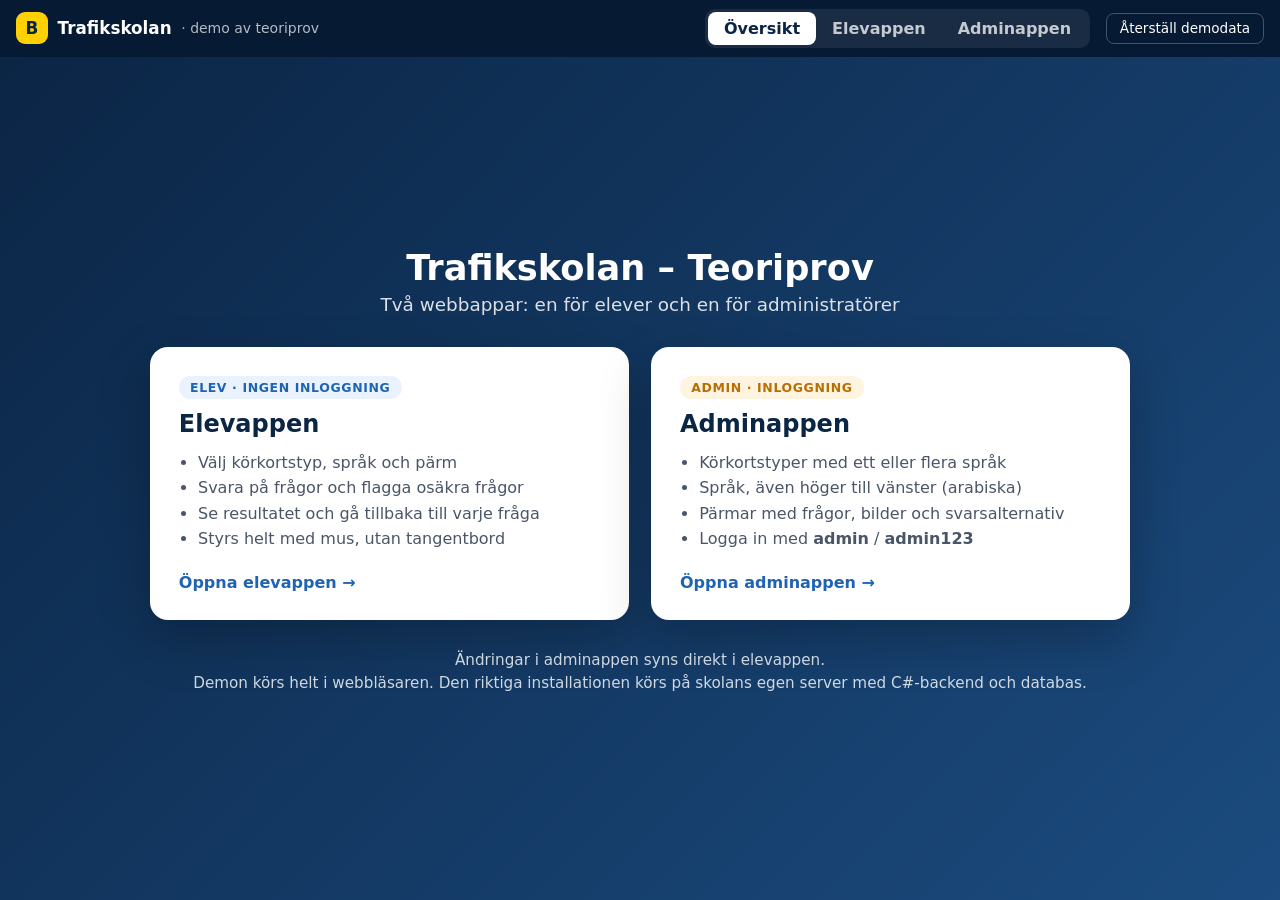
<file: index.html>
<!DOCTYPE html>
<html lang="sv">
<head>
<meta charset="utf-8" />
<meta name="viewport" content="width=device-width, initial-scale=1" />
<title>Trafikskolan – Demo av teoriprov</title>
<style>
  :root { font-family: "Segoe UI", system-ui, -apple-system, Roboto, Arial, sans-serif; color: #17202c; }
  * { box-sizing: border-box; }
  html, body { height: 100%; margin: 0; }
  body { display: flex; flex-direction: column; background: #0b2545; }
  .bar { display: flex; align-items: center; gap: 1rem; padding: .55rem 1rem; background: #071a33; color: #fff; flex-wrap: wrap; }
  .logo { display: flex; align-items: center; gap: .6rem; font-weight: 700; font-size: 1.05rem; margin-right: auto; }
  .logo span { display: inline-grid; place-items: center; width: 32px; height: 32px; border-radius: 9px; background: #ffd100; color: #0b2545; font-weight: 800; }
  .logo small { font-weight: 400; opacity: .7; }
  .tabs { display: flex; background: rgba(255,255,255,.08); border-radius: 10px; padding: 3px; }
  .tabs button { border: 0; background: transparent; color: rgba(255,255,255,.75); padding: .45rem 1rem; border-radius: 8px; font: inherit; font-weight: 600; cursor: pointer; }
  .tabs button.on { background: #fff; color: #0b2545; }
  .reset { border: 1px solid rgba(255,255,255,.25); background: transparent; color: #fff; padding: .4rem .8rem; border-radius: 8px; font: inherit; font-size: .85rem; cursor: pointer; }
  .reset:hover { background: rgba(255,255,255,.1); }
  main { flex: 1; min-height: 0; position: relative; }
  iframe { position: absolute; inset: 0; width: 100%; height: 100%; border: 0; background: #eef2f7; display: none; }
  iframe.on { display: block; }
  .intro { position: absolute; inset: 0; overflow: auto; background: linear-gradient(135deg, #0b2545, #1b4b7f); display: none; align-items: center; justify-content: center; padding: 2rem; }
  .intro.on { display: flex; }
  .wrap { width: 100%; max-width: 980px; }
  .head { color: #fff; text-align: center; margin-bottom: 2rem; }
  h1 { font-size: 2.2rem; margin: 0 0 .4rem; }
  .head p { margin: 0; opacity: .85; font-size: 1.15rem; }
  .cards { display: grid; grid-template-columns: 1fr 1fr; gap: 1.4rem; }
  .card { display: flex; flex-direction: column; gap: .7rem; background: #fff; border-radius: 18px; padding: 1.8rem; border: 0; text-align: left; font: inherit; color: inherit; cursor: pointer; box-shadow: 0 20px 50px rgba(0,0,0,.25); transition: transform .15s, box-shadow .15s; }
  .card:hover { transform: translateY(-3px); box-shadow: 0 26px 60px rgba(0,0,0,.32); }
  .tag { align-self: flex-start; font-size: .78rem; font-weight: 700; text-transform: uppercase; letter-spacing: .05em; padding: .25rem .7rem; border-radius: 999px; }
  .t1 { background: #eaf2fd; color: #1f63b3; }
  .t2 { background: #fff4e0; color: #b86e00; }
  h2 { margin: 0; font-size: 1.5rem; color: #0b2545; }
  ul { margin: 0; padding-left: 1.2rem; color: #4a5667; line-height: 1.6; }
  .go { margin-top: auto; padding-top: .6rem; font-weight: 700; color: #1f63b3; }
  .note { color: rgba(255,255,255,.8); text-align: center; margin-top: 1.8rem; font-size: .95rem; line-height: 1.5; }
  .toast { position: fixed; bottom: 1.2rem; left: 50%; transform: translateX(-50%); background: #fff; color: #0b2545; padding: .6rem 1rem; border-radius: 10px; font-weight: 600; box-shadow: 0 8px 24px rgba(0,0,0,.25); display: none; }
  @media (max-width: 760px) { .cards { grid-template-columns: 1fr; } .logo small { display: none; } }
</style>
</head>
<body id="demo-shell">
  <div class="bar">
    <div class="logo"><span>B</span> Trafikskolan <small>· demo av teoriprov</small></div>
    <div class="tabs">
      <button data-view="intro" class="on">Översikt</button>
      <button data-view="student">Elevappen</button>
      <button data-view="admin">Adminappen</button>
    </div>
    <button class="reset" id="reset">Återställ demodata</button>
  </div>
  <main>
    <section class="intro on" id="v-intro">
      <div class="wrap">
        <div class="head">
          <h1>Trafikskolan – Teoriprov</h1>
          <p>Två webbappar: en för elever och en för administratörer</p>
        </div>
        <div class="cards">
          <button class="card" data-view="student">
            <span class="tag t1">Elev · ingen inloggning</span>
            <h2>Elevappen</h2>
            <ul>
              <li>Välj körkortstyp, språk och pärm</li>
              <li>Svara på frågor och flagga osäkra frågor</li>
              <li>Se resultatet och gå tillbaka till varje fråga</li>
              <li>Styrs helt med mus, utan tangentbord</li>
            </ul>
            <span class="go">Öppna elevappen →</span>
          </button>
          <button class="card" data-view="admin">
            <span class="tag t2">Admin · inloggning</span>
            <h2>Adminappen</h2>
            <ul>
              <li>Körkortstyper med ett eller flera språk</li>
              <li>Språk, även höger till vänster (arabiska)</li>
              <li>Pärmar med frågor, bilder och svarsalternativ</li>
              <li>Logga in med <strong>admin</strong> / <strong>admin123</strong></li>
            </ul>
            <span class="go">Öppna adminappen →</span>
          </button>
        </div>
        <p class="note">Ändringar i adminappen syns direkt i elevappen.<br/>
        Demon körs helt i webbläsaren. Den riktiga installationen körs på skolans egen server med C#-backend och databas.</p>
      </div>
    </section>
    <iframe id="v-student" title="Elevappen"></iframe>
    <iframe id="v-admin" title="Adminappen"></iframe>
  </main>
  <div class="toast" id="toast">Demodatan är återställd</div>
<script>
  const src = { student: './student/index.html', admin: './admin/index.html' };
  function show(view) {
    document.querySelectorAll('.tabs button').forEach(b => b.classList.toggle('on', b.dataset.view === view));
    document.getElementById('v-intro').classList.toggle('on', view === 'intro');
    for (const k of ['student', 'admin']) {
      const f = document.getElementById('v-' + k);
      const on = view === k;
      // Ladda om appen varje gång man byter till den, så att ändringar från den andra appen syns
      if (on) f.src = src[k] + '?t=' + Date.now();
      f.classList.toggle('on', on);
    }
  }
  document.querySelectorAll('[data-view]').forEach(el => el.addEventListener('click', () => show(el.dataset.view)));
  document.getElementById('reset').addEventListener('click', () => {
    try {
      localStorage.removeItem('trafikskolan-demo-v2');
      Object.keys(sessionStorage).filter(k => k.startsWith('trafikskolan-')).forEach(k => sessionStorage.removeItem(k));
    } catch (e) {}
    const t = document.getElementById('toast');
    t.style.display = 'block';
    setTimeout(() => t.style.display = 'none', 2200);
    const current = document.querySelector('.tabs button.on').dataset.view;
    show(current);
  });
</script>
</body>
</html>
</file>
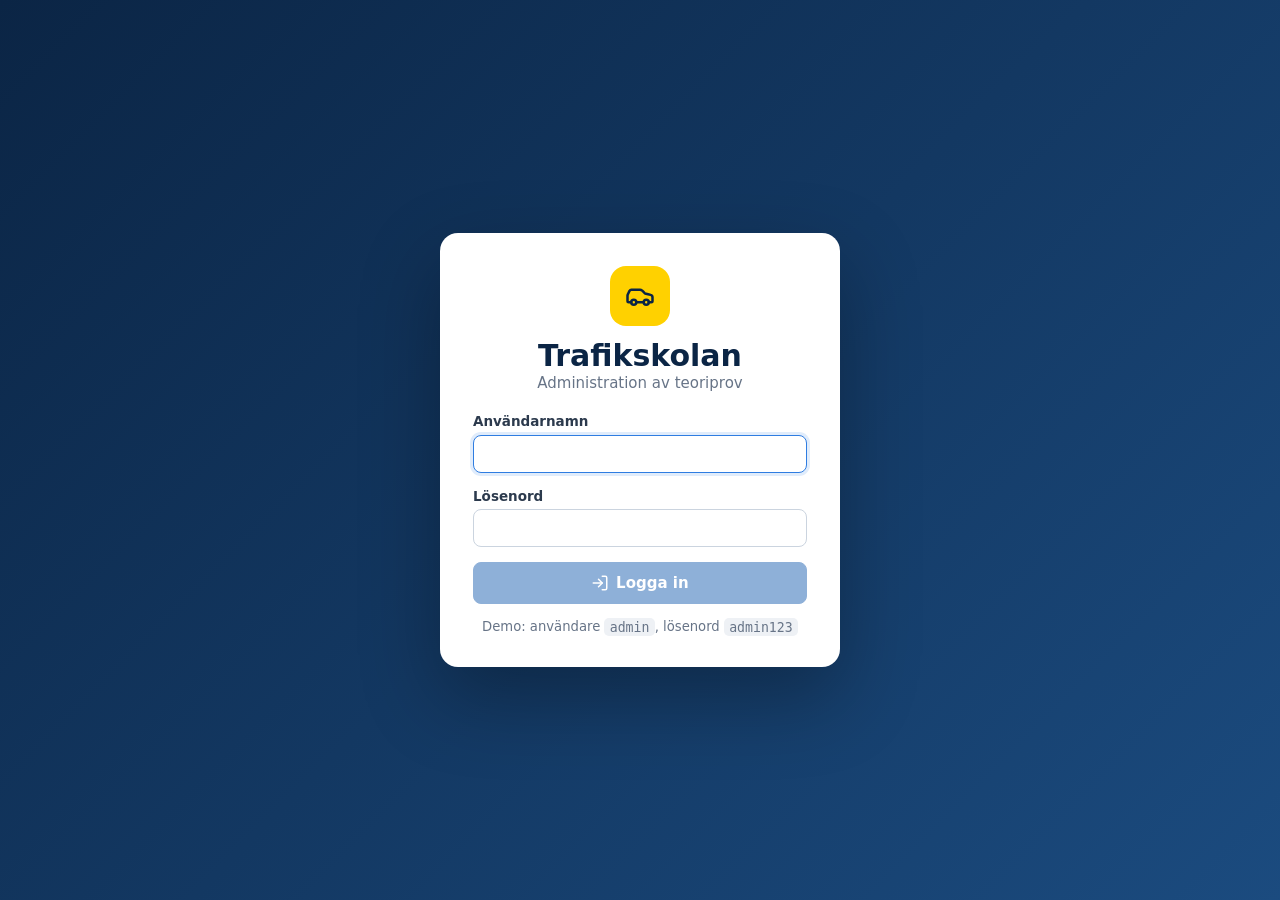
<file: admin/index.html>
<!doctype html>
<html lang="sv">
  <head>
    <meta charset="UTF-8" />
    <meta name="viewport" content="width=device-width, initial-scale=1.0" />
    <title>Trafikskolan – Admin</title>
    <script type="module" crossorigin src="./assets/index-CLHEscG7.js"></script>
    <link rel="stylesheet" crossorigin href="./assets/index-B5c3nsx4.css">
  </head>
  <body>
    <div id="root"></div>
  </body>
</html>
</file>
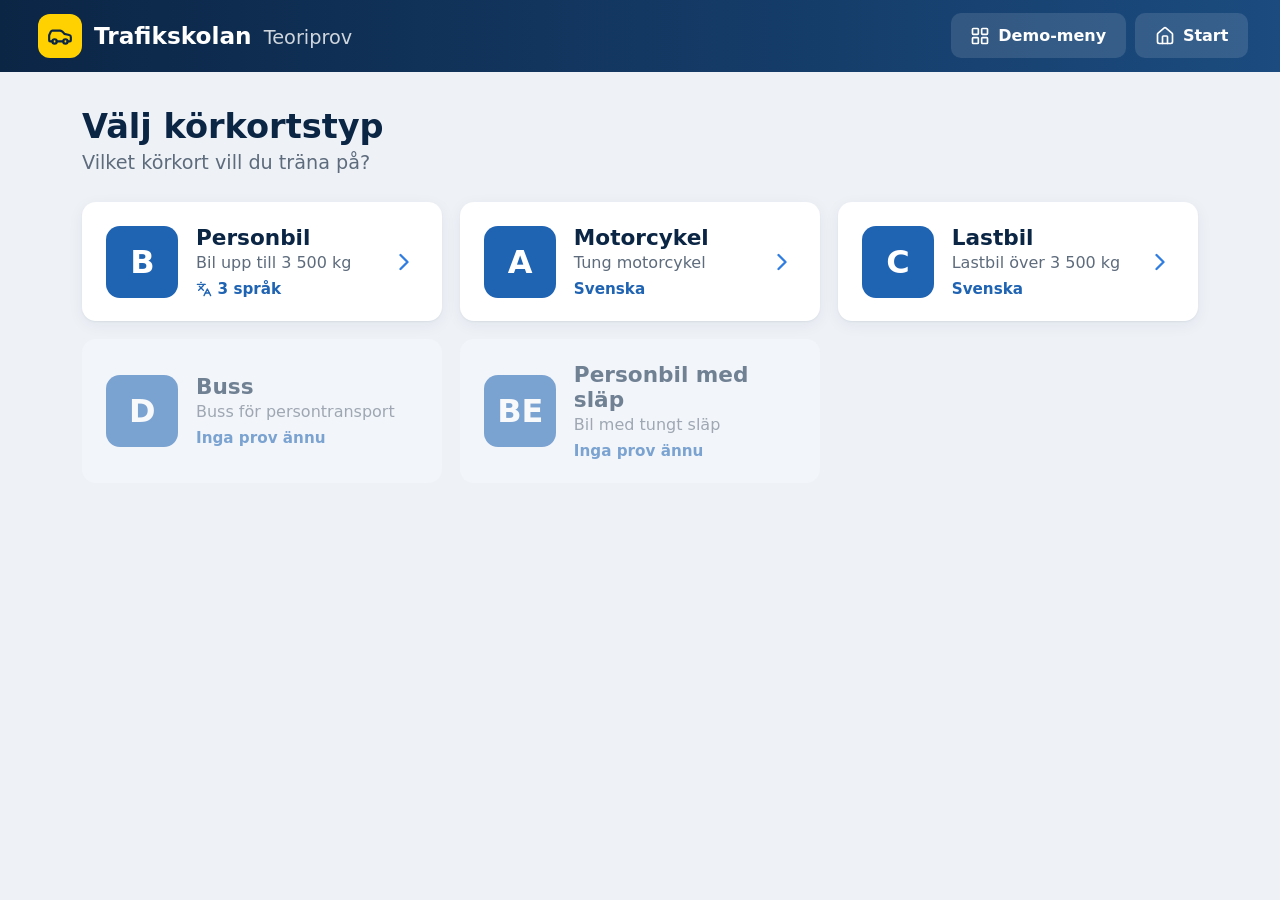
<file: student/index.html>
<!doctype html>
<html lang="sv">
  <head>
    <meta charset="UTF-8" />
    <meta name="viewport" content="width=device-width, initial-scale=1.0" />
    <title>Trafikskolan – Teoriprov</title>
    <script type="module" crossorigin src="./assets/index-B6-hIsbX.js"></script>
    <link rel="stylesheet" crossorigin href="./assets/index-CVKghTo5.css">
  </head>
  <body>
    <div id="root"></div>
  </body>
</html>
</file>
<file: admin/assets/index-B5c3nsx4.css>
:root{--blue-900: #0b2545;--blue-800: #12355b;--blue-700: #1b4b7f;--blue-600: #1f63b3;--blue-500: #2f7de1;--blue-50: #eaf2fd;--bg: #f3f5f9;--text: #17202c;--muted: #677487;--line: #dde3eb;--green: #1d8a4a;--green-50: #e6f5ec;--red: #c9302c;--red-50: #fcebea;--amber: #b86e00;--amber-50: #fff4e0;font-family:Segoe UI,system-ui,-apple-system,Noto Sans,Noto Sans Arabic,Roboto,Arial,sans-serif;font-size:15px;color:var(--text);background:var(--bg)}*{box-sizing:border-box}html,body,#root{height:100%;margin:0}button,input,select,textarea{font:inherit;color:inherit}.muted{color:var(--muted)}code{background:#eef1f5;padding:.1rem .35rem;border-radius:5px}.btn{display:inline-flex;align-items:center;justify-content:center;gap:.45rem;padding:.55rem 1rem;border-radius:8px;border:1px solid var(--line);background:#fff;font-weight:600;cursor:pointer;white-space:nowrap;transition:background .12s,border-color .12s}.btn:hover:not(:disabled){border-color:#b9c4d2;background:#f8fafc}.btn:disabled{opacity:.5;cursor:not-allowed}.btn-primary{background:var(--blue-600);border-color:var(--blue-600);color:#fff}.btn-primary:hover:not(:disabled){background:var(--blue-700);border-color:var(--blue-700)}.btn-danger{background:var(--red);border-color:var(--red);color:#fff}.btn-danger:hover:not(:disabled){background:#a92723;border-color:#a92723}.btn-block{width:100%;padding:.75rem}.btn-dashed{border-style:dashed;color:var(--blue-600);margin-top:.6rem}.btn-ghost-dark{background:#ffffff14;border-color:#ffffff26;color:#fff;width:100%}.btn-ghost-dark:hover:not(:disabled){background:#ffffff29;border-color:#ffffff40}.icon-btn{display:inline-grid;place-items:center;width:34px;height:34px;border-radius:8px;border:0;background:transparent;color:var(--muted);cursor:pointer}.icon-btn:hover:not(:disabled){background:#eef2f7;color:var(--blue-700)}.icon-btn.danger:hover:not(:disabled){background:var(--red-50);color:var(--red)}.icon-btn:disabled{opacity:.3;cursor:not-allowed}.shell{display:flex;min-height:100%}.sidebar{width:250px;flex-shrink:0;background:linear-gradient(180deg,var(--blue-900),#0f2f55);color:#fff;display:flex;flex-direction:column;padding:1.2rem 1rem;position:sticky;top:0;height:100vh}.side-brand{display:flex;align-items:center;gap:.7rem;padding:.3rem .4rem 1.4rem}.brand-icon{display:grid;place-items:center;width:40px;height:40px;border-radius:11px;background:#ffd100;color:var(--blue-900);flex-shrink:0}.brand-icon.big{width:60px;height:60px;border-radius:16px}.brand-name{font-weight:700;font-size:1.1rem}.brand-sub{font-size:.82rem;opacity:.7}.side-nav{display:flex;flex-direction:column;gap:.2rem;flex:1}.side-nav a{display:flex;align-items:center;gap:.65rem;padding:.65rem .8rem;border-radius:9px;color:#ffffffc7;text-decoration:none;font-weight:500}.side-nav a:hover{background:#ffffff14;color:#fff}.side-nav a.active{background:#ffffff26;color:#fff;box-shadow:inset 3px 0 #ffd100}.side-foot{display:flex;flex-direction:column;gap:.6rem;font-size:.88rem}.side-user{opacity:.8}.demo-link{color:#ffd100;text-decoration:none;font-weight:600}.demo-pill{align-self:flex-start;background:#ffd100;color:var(--blue-900);font-weight:700;font-size:.75rem;padding:.2rem .6rem;border-radius:999px;text-transform:uppercase;letter-spacing:.04em}.content{flex:1;min-width:0;padding:1.8rem 2.2rem 3rem;max-width:1240px}.page-loading{padding:3rem;color:var(--muted)}.page-header{display:flex;align-items:flex-start;justify-content:space-between;gap:1.5rem;margin-bottom:1.3rem}.page-header h1{margin:0;font-size:1.65rem;color:var(--blue-900)}.page-sub{margin:.35rem 0 0;color:var(--muted);display:flex;align-items:center;flex-wrap:wrap;gap:.35rem}.page-actions{display:flex;gap:.6rem;flex-shrink:0}.dot-sep{color:#b7c0cc;margin:0 .15rem}.back-link{display:inline-flex;align-items:center;gap:.3rem;background:none;border:0;color:var(--blue-600);cursor:pointer;padding:0;margin-bottom:.7rem;font-weight:600}.panel{background:#fff;border:1px solid var(--line);border-radius:12px;overflow:hidden}.form-panel{padding:1.5rem;max-width:520px;display:flex;flex-direction:column;gap:1rem;margin-bottom:1.2rem}.form-panel h2{margin:0;font-size:1.15rem;display:flex;align-items:center;gap:.5rem}.form-panel p{margin:0}.empty-panel{padding:2.5rem;text-align:center;color:var(--muted)}.table{width:100%;border-collapse:collapse}.table th{text-align:start;font-size:.78rem;text-transform:uppercase;letter-spacing:.04em;color:var(--muted);font-weight:600;padding:.75rem 1rem;background:#f8fafc;border-bottom:1px solid var(--line)}.table td{padding:.8rem 1rem;border-bottom:1px solid #eef1f5;vertical-align:middle}.table tr:last-child td{border-bottom:0}.table-click tbody tr{cursor:pointer}.table-click tbody tr:hover td{background:#f8fbff}.col-actions{text-align:end;white-space:nowrap;width:1%}.cell-title{font-weight:600}.cell-sub{color:var(--muted);font-size:.88rem;display:flex;align-items:center;gap:.25rem}.native-cell{font-size:1.05rem}.empty-row{text-align:center;color:var(--muted);padding:2rem!important}.code-badge{display:inline-grid;place-items:center;min-width:34px;height:28px;padding:0 .45rem;border-radius:7px;background:var(--blue-600);color:#fff;font-weight:800;font-size:.9rem}.code-badge.light{background:var(--blue-50);color:var(--blue-700)}.tag{display:inline-flex;align-items:center;gap:.3rem;padding:.2rem .6rem;border-radius:999px;background:#eef1f5;color:#4a5667;font-size:.82rem;font-weight:600}.tag-blue{background:var(--blue-50);color:var(--blue-700)}.tag-green{background:var(--green-50);color:var(--green)}.tag-amber{background:var(--amber-50);color:var(--amber)}.filter-tabs{display:flex;flex-wrap:wrap;gap:.4rem;margin-bottom:1rem}.filter-tabs button{border:1px solid var(--line);background:#fff;padding:.4rem .85rem;border-radius:999px;cursor:pointer;font-weight:600}.filter-tabs button.active{background:var(--blue-900);border-color:var(--blue-900);color:#fff}.filter-tabs button.active .muted{color:#ffffffb3}.question-list{display:flex;flex-direction:column;gap:.55rem}.question-row{display:flex;align-items:center;gap:1rem;background:#fff;border:1px solid var(--line);border-radius:12px;padding:.75rem 1rem}.question-row:hover{border-color:#c4d3e6}.q-num{width:32px;height:32px;border-radius:50%;background:var(--blue-50);color:var(--blue-700);display:grid;place-items:center;font-weight:700;flex-shrink:0}.q-thumb{width:64px;height:52px;border-radius:8px;background:#f3f5f8;display:grid;place-items:center;flex-shrink:0;overflow:hidden}.q-thumb img{max-width:100%;max-height:100%;object-fit:contain}.q-body{flex:1;min-width:0}.q-title{font-weight:600}.q-correct{display:flex;align-items:center;gap:.3rem;color:var(--green);font-size:.9rem;margin-top:.2rem}.has-expl{display:inline-flex;align-items:center;gap:.2rem;margin-inline-start:.5rem;padding:.05rem .5rem;border-radius:999px;background:var(--amber-50);color:var(--amber);font-size:.8rem;font-weight:600}.field-hint svg{vertical-align:-2px}.q-actions{display:flex;gap:.1rem;flex-shrink:0}.form-grid{display:flex;flex-direction:column;gap:1rem}.form-row{display:grid;grid-template-columns:1fr 1fr;gap:1rem;align-items:start}.field{display:flex;flex-direction:column;gap:.35rem}.field-label{font-weight:600;font-size:.9rem;color:#2c3a4d}.field-hint{font-size:.82rem;color:var(--muted)}.field input,.field select,.field textarea,.option-edit-row input{width:100%;padding:.6rem .75rem;border:1px solid #cbd4df;border-radius:8px;background:#fff;outline:none}.field input:focus,.field select:focus,.field textarea:focus,.option-edit-row input:focus{border-color:var(--blue-500);box-shadow:0 0 0 3px #2f7de126}.field textarea{resize:vertical;min-height:80px}.input-code{font-weight:700;letter-spacing:.05em}.alert{padding:.7rem .9rem;border-radius:8px;font-size:.92rem;display:flex;align-items:center;gap:.5rem}.alert-error{background:var(--red-50);color:#8a1f1b;border:1px solid #f3c6c3;margin-bottom:.8rem}.form-grid .alert-error,.modal .alert-error{margin-bottom:0}.alert-info{background:var(--blue-50);color:var(--blue-800);border:1px solid #cfe0f7}.toggle-row{display:flex;align-items:center;gap:.8rem;text-align:start;padding:.7rem .8rem;border:1px solid var(--line);border-radius:10px;background:#fff;cursor:pointer}.toggle-row.on{border-color:#b9d2f3;background:#f6faff}.toggle{width:42px;height:24px;border-radius:999px;background:#c5ced9;position:relative;flex-shrink:0;transition:background .15s}.toggle-knob{position:absolute;top:3px;left:3px;width:18px;height:18px;border-radius:50%;background:#fff;transition:left .15s;box-shadow:0 1px 3px #0003}.toggle-row.on .toggle{background:var(--blue-600)}.toggle-row.on .toggle-knob{left:21px}.toggle-label{display:block;font-weight:600}.toggle-desc{display:block;font-size:.85rem;color:var(--muted)}.segmented{display:grid;grid-template-columns:1fr 1fr;border:1px solid #cbd4df;border-radius:9px;overflow:hidden}.segmented button{display:flex;align-items:center;justify-content:center;gap:.45rem;padding:.6rem;border:0;background:#fff;cursor:pointer;font-weight:600;color:var(--muted)}.segmented button+button{border-inline-start:1px solid #cbd4df}.segmented button.active{background:var(--blue-600);color:#fff}.dir-preview,.qe-preview{border:1px dashed #c3cdd9;border-radius:10px;padding:.8rem 1rem;background:#fafbfd}.dir-preview-label{font-size:.72rem;text-transform:uppercase;letter-spacing:.05em;color:var(--muted);margin-bottom:.4rem;direction:ltr;text-align:start}.dir-preview-q,.qe-preview-q{font-weight:600;margin-bottom:.45rem}.dir-preview-opt,.qe-preview-opt{display:flex;align-items:center;gap:.5rem;padding:.35rem .5rem;border:1px solid var(--line);border-radius:7px;background:#fff;margin-top:.3rem;font-size:.9rem}.radio{width:16px;height:16px;border-radius:50%;border:2px solid #9aa8b8;display:inline-grid;place-items:center;flex-shrink:0;background:#fff}.radio .dot{width:8px;height:8px;border-radius:50%;background:var(--green)}.question-editor{display:grid;grid-template-columns:1.35fr 1fr;gap:1.5rem}.qe-left{display:flex;flex-direction:column;gap:1rem}.qe-right{display:flex;flex-direction:column;gap:.6rem}.qe-error{grid-column:1 / -1}.option-editor{display:flex;flex-direction:column;gap:.45rem}.option-edit-row{display:flex;align-items:center;gap:.5rem}.correct-pick{display:flex;align-items:center;gap:.4rem;width:82px;flex-shrink:0;padding:.5rem .55rem;border-radius:8px;border:1px solid var(--line);background:#fff;cursor:pointer;font-weight:700;color:var(--muted);font-size:.85rem}.option-edit-row.correct .correct-pick{border-color:var(--green);background:var(--green-50);color:var(--green)}.option-edit-row.correct .radio{border-color:var(--green)}.option-edit-row.correct input{border-color:#9fd2b3}.image-drop{position:relative;height:190px;border:2px dashed #c3cdd9;border-radius:12px;display:grid;place-items:center;background:#f8fafc;overflow:hidden}.image-drop.has-image{border-style:solid;border-color:var(--line);background:#f3f5f8}.image-drop img{max-width:100%;max-height:100%;object-fit:contain;padding:.6rem}.image-empty{display:flex;flex-direction:column;align-items:center;gap:.4rem;color:var(--muted);font-size:.88rem;text-align:center;padding:1rem}.image-remove{position:absolute;top:8px;right:8px;width:30px;height:30px;border-radius:50%;border:0;background:#0b2545cc;color:#fff;display:grid;place-items:center;cursor:pointer}.qe-preview{margin-top:.4rem}.qe-preview-img{max-height:90px;max-width:100%;display:block;margin:0 auto .5rem}.modal-backdrop{position:fixed;top:0;right:0;bottom:0;left:0;background:#0b254573;display:grid;place-items:center;padding:1.5rem;z-index:50;overflow-y:auto}.modal{background:#fff;border-radius:14px;width:100%;max-width:560px;box-shadow:0 24px 70px #00000047;display:flex;flex-direction:column;max-height:calc(100vh - 3rem)}.modal-wide{max-width:1000px}.modal-head{display:flex;align-items:center;justify-content:space-between;padding:1.1rem 1.4rem;border-bottom:1px solid var(--line)}.modal-head h2{margin:0;font-size:1.2rem;color:var(--blue-900)}.modal-body{padding:1.3rem 1.4rem;overflow-y:auto}.modal-foot{display:flex;justify-content:flex-end;gap:.6rem;padding:1rem 1.4rem;border-top:1px solid var(--line);background:#fafbfc;border-radius:0 0 14px 14px}.confirm-msg p{margin:0 0 .8rem}.toasts{position:fixed;bottom:1.5rem;right:1.5rem;display:flex;flex-direction:column;gap:.5rem;z-index:100}.toast{background:var(--blue-900);color:#fff;padding:.75rem 1.1rem;border-radius:10px;box-shadow:0 8px 24px #0003;font-weight:600;animation:toast-in .2s ease-out}@keyframes toast-in{0%{opacity:0;transform:translateY(8px)}}.login-page{min-height:100%;display:grid;place-items:center;background:linear-gradient(135deg,var(--blue-900),var(--blue-700));padding:1.5rem}.login-card{width:100%;max-width:400px;background:#fff;border-radius:18px;padding:2.2rem;display:flex;flex-direction:column;gap:1rem;box-shadow:0 30px 80px #0000004d}.login-brand{text-align:center;display:flex;flex-direction:column;align-items:center;margin-bottom:.4rem}.login-brand h1{margin:.8rem 0 .1rem;color:var(--blue-900)}.login-brand p{margin:0;color:var(--muted)}.login-hint{text-align:center;color:var(--muted);font-size:.88rem;margin:0}@media(max-width:900px){.shell{flex-direction:column}.sidebar{width:100%;height:auto;position:static}.content{padding:1.2rem}.question-editor,.form-row{grid-template-columns:1fr}}
</file>
<file: student/assets/index-CVKghTo5.css>
:root{--blue-900: #0b2545;--blue-800: #12355b;--blue-700: #1b4b7f;--blue-600: #1f63b3;--blue-500: #2f7de1;--blue-50: #eaf2fd;--bg: #eef2f7;--card: #ffffff;--text: #17202c;--muted: #5d6b7c;--line: #d6dee8;--green: #1d8a4a;--green-50: #e6f5ec;--red: #c9302c;--red-50: #fcebea;--amber: #e08a00;--amber-50: #fff4e0;--grey-50: #f1f3f6;--radius: 14px;--shadow: 0 1px 2px rgba(16, 32, 60, .06), 0 4px 16px rgba(16, 32, 60, .06);font-family:Segoe UI,system-ui,-apple-system,Noto Sans,Noto Sans Arabic,Roboto,Arial,sans-serif;color:var(--text);background:var(--bg)}*{box-sizing:border-box}html,body,#root{height:100%;margin:0}body{user-select:none;-webkit-user-select:none;-webkit-tap-highlight-color:transparent}button{font:inherit;color:inherit}img{-webkit-user-drag:none}.btn{display:inline-flex;align-items:center;justify-content:center;gap:.5rem;border:2px solid transparent;border-radius:10px;padding:.65rem 1.1rem;font-weight:600;font-size:1rem;cursor:pointer;background:var(--grey-50);transition:background .15s,border-color .15s,transform .05s,box-shadow .15s;white-space:nowrap}.btn:active:not(:disabled){transform:translateY(1px)}.btn:disabled{opacity:.45;cursor:not-allowed}.btn-lg{padding:.9rem 1.5rem;font-size:1.15rem;min-height:58px}.btn-primary{background:var(--blue-600);color:#fff}.btn-primary:hover:not(:disabled){background:var(--blue-700)}.btn-success{background:var(--green);color:#fff}.btn-success:hover:not(:disabled){filter:brightness(.92)}.btn-danger{background:var(--red);color:#fff}.btn-secondary{background:#fff;border-color:var(--line);color:var(--blue-800)}.btn-secondary:hover:not(:disabled){border-color:var(--blue-500);background:var(--blue-50)}.btn-ghost-light{text-decoration:none;background:#ffffff1f;color:#fff}.btn-ghost-light:hover{background:#ffffff38}.btn-flag{background:#fff;border-color:var(--line);color:var(--amber)}.btn-flag:hover{border-color:var(--amber);background:var(--amber-50)}.btn-flag.is-on{background:var(--amber);border-color:var(--amber);color:#fff}.select-page{min-height:100%;display:flex;flex-direction:column}.brandbar{display:flex;align-items:center;justify-content:space-between;background:linear-gradient(90deg,var(--blue-900),var(--blue-700));color:#fff;padding:.8rem 2rem}.brand{display:flex;align-items:center;gap:.75rem;background:none;border:0;color:#fff;font-size:1.45rem;font-weight:700;cursor:pointer}.brand small{font-weight:400;opacity:.8;margin-left:.25rem}.brand-icon{display:grid;place-items:center;width:44px;height:44px;border-radius:12px;background:#ffd100;color:var(--blue-900)}.brandbar-actions{display:flex;gap:.6rem}.select-main{width:100%;max-width:1180px;margin:0 auto;padding:2.2rem 2rem 3rem}.select-main h1{font-size:2.1rem;margin:0 0 .3rem;color:var(--blue-900)}.lead{font-size:1.2rem;color:var(--muted);margin:0 0 1.8rem}.empty{font-size:1.2rem;color:var(--muted)}.card-grid{display:grid;grid-template-columns:repeat(auto-fill,minmax(330px,1fr));gap:1.1rem}.choice-card,.binder-card{display:flex;align-items:center;gap:1.1rem;text-align:start;background:var(--card);border:2px solid transparent;border-radius:var(--radius);padding:1.3rem 1.4rem;box-shadow:var(--shadow);cursor:pointer;min-height:112px;transition:border-color .15s,box-shadow .15s,transform .1s}.choice-card:hover:not(:disabled),.binder-card:hover{border-color:var(--blue-500);box-shadow:0 6px 22px #1f63b32e}.choice-card:disabled{cursor:not-allowed;opacity:.55;box-shadow:none;background:#f7f9fb}.choice-body{display:flex;flex-direction:column;gap:.2rem;flex:1;min-width:0}.choice-title{font-size:1.35rem;font-weight:700;color:var(--blue-900)}.choice-sub{color:var(--muted);font-size:1rem}.choice-meta{display:inline-flex;align-items:center;gap:.35rem;margin-top:.3rem;color:var(--blue-600);font-weight:600;font-size:.95rem}.choice-arrow{color:var(--blue-500);flex-shrink:0}[dir=rtl] .choice-arrow{transform:scaleX(-1)}.license-badge{display:inline-grid;place-items:center;min-width:72px;height:72px;padding:0 .5rem;border-radius:14px;background:var(--blue-600);color:#fff;font-size:2rem;font-weight:800;flex-shrink:0}.license-badge.small{min-width:34px;height:30px;font-size:1rem;border-radius:7px;background:#ffd100;color:var(--blue-900)}.lang-badge{display:grid;place-items:center;width:72px;height:72px;border-radius:50%;background:var(--blue-50);color:var(--blue-700);font-weight:800;font-size:1.3rem;flex-shrink:0}.binder-list{display:flex;flex-direction:column;gap:1rem}.binder-icon{display:grid;place-items:center;width:64px;height:64px;border-radius:14px;background:var(--blue-50);color:var(--blue-600);flex-shrink:0}.start-btn{pointer-events:none}.center-msg{display:flex;flex-direction:column;align-items:center;justify-content:center;gap:1rem;min-height:50vh;font-size:1.2rem;color:var(--muted)}.center-msg.error{color:var(--red)}.spinner{width:42px;height:42px;border-radius:50%;border:4px solid var(--line);border-top-color:var(--blue-600);animation:spin .8s linear infinite}@keyframes spin{to{transform:rotate(360deg)}}.quiz{height:100vh;display:flex;flex-direction:column}.quiz.result-page{height:auto;min-height:100%}.quiz-top{display:flex;align-items:center;justify-content:space-between;gap:1rem;background:linear-gradient(90deg,var(--blue-900),var(--blue-700));color:#fff;padding:.7rem 1.6rem}.quiz-crumbs{display:flex;align-items:center;gap:.5rem;flex-wrap:wrap;min-width:0}.crumb{display:inline-flex;align-items:center;gap:.5rem;padding:.35rem .85rem;border-radius:999px;background:#ffffff1f;font-weight:600;font-size:1.02rem}.crumb-binder{background:#ffd1002e}.quiz-top-right{flex-shrink:0}.quiz-progress{display:flex;align-items:center;gap:1.4rem;padding:.9rem 1.6rem;background:#fff;border-bottom:1px solid var(--line)}.q-counter{font-size:1.25rem;color:var(--blue-900);white-space:nowrap}.progress{flex:1;height:10px;border-radius:999px;background:var(--grey-50);overflow:hidden}.progress-bar{height:100%;background:linear-gradient(90deg,var(--blue-500),var(--blue-600));border-radius:999px;transition:width .3s}.q-stats{color:var(--muted);white-space:nowrap}.q-stats .ok{color:var(--green);font-weight:700}.q-stats .nok{color:var(--red);font-weight:700}.feedback-banner{display:inline-flex;align-items:center;gap:.5rem;padding:.45rem 1rem;border-radius:10px;font-size:1.2rem;font-weight:800;white-space:nowrap;animation:pop .2s ease-out}.feedback-banner.correct{background:var(--green);color:#fff}.feedback-banner.wrong{background:var(--red);color:#fff}@keyframes pop{0%{transform:scale(.9);opacity:0}}.btn-explain{background:var(--amber-50);border-color:#f3c46b;color:#8a5a00;padding:.45rem .9rem}.btn-explain:hover{background:#ffe9bf}.explain-modal{max-width:620px;text-align:center}.explain-head{display:flex;align-items:center;justify-content:center;gap:.7rem;font-size:1.9rem;font-weight:800;color:var(--green);margin-bottom:1rem}.explain-icon{display:grid;place-items:center;width:54px;height:54px;border-radius:50%;background:var(--green);color:#fff}.explain-body{text-align:start;background:var(--green-50);border:1px solid #b4dfc4;border-radius:12px;padding:1.1rem 1.3rem}.explain-answer{margin:0 0 .6rem;font-weight:700;font-size:1.2rem;color:#0f5a2f}.explain-text{margin:0;font-size:1.15rem;line-height:1.55;color:var(--text)}.explain-close{margin-top:1.4rem;min-width:200px}.crumb-mode{background:#ffffffeb;color:var(--blue-800)}.crumb-mode.practice{background:#c8f0d6;color:#0f5a2f}.review-status{display:inline-flex;align-items:center;gap:.4rem;font-weight:700;font-size:1.15rem;padding:.35rem .9rem;border-radius:999px}.review-status.correct{background:var(--green-50);color:var(--green)}.review-status.wrong{background:var(--red-50);color:var(--red)}.review-status.unanswered{background:var(--grey-50);color:var(--muted)}.review-flag{display:inline-flex;align-items:center;gap:.35rem;color:var(--amber);font-weight:700}.quiz-main{flex:1;min-height:0;overflow-y:auto;display:flex;justify-content:center;align-items:flex-start;padding:1.6rem}.question-card{width:100%;max-width:1180px;background:var(--card);border-radius:var(--radius);box-shadow:var(--shadow);padding:2rem 2.2rem;display:grid;gap:2rem;align-content:start}.question-card.has-image{grid-template-columns:minmax(320px,50%) 1fr;align-items:start}.q-media{position:relative;display:grid;place-items:center;width:100%;padding:.8rem;height:calc(100vh - 315px);min-height:240px;max-height:760px;background:var(--grey-50);border:2px solid transparent;border-radius:12px;overflow:hidden;cursor:zoom-in;transition:border-color .15s}.q-media:hover{border-color:var(--blue-500)}.q-media img{position:absolute;top:.8rem;right:.8rem;bottom:.8rem;left:.8rem;width:calc(100% - 1.6rem);height:calc(100% - 1.6rem);object-fit:contain;display:block}.zoom-hint{position:absolute;bottom:.7rem;right:.7rem;display:inline-flex;align-items:center;gap:.35rem;background:#0b2545c7;color:#fff;padding:.4rem .75rem;border-radius:999px;font-weight:600;font-size:.95rem}.zoom-overlay{position:fixed;top:0;right:0;bottom:0;left:0;z-index:60;background:#050f1eeb;display:flex;align-items:center;justify-content:center;padding:2rem 2rem 7rem;cursor:zoom-out}.zoom-overlay img{width:100%;height:100%;object-fit:contain}.zoom-close{position:absolute;bottom:1.5rem;left:50%;transform:translate(-50%)}.q-text{font-size:1.6rem;line-height:1.35;margin:0 0 1.4rem;color:var(--text);font-weight:650}.options{display:flex;flex-direction:column;gap:.75rem}.option{display:flex;align-items:center;gap:1rem;width:100%;text-align:start;padding:1rem 1.2rem;min-height:68px;border-radius:12px;border:2px solid var(--line);background:#fff;font-size:1.22rem;line-height:1.35;cursor:pointer;transition:border-color .12s,background .12s}.option:hover:not(:disabled){border-color:var(--blue-500);background:var(--blue-50)}.option:disabled{cursor:default}.option-radio{width:28px;height:28px;border-radius:50%;border:2px solid #9aa8b8;flex-shrink:0;display:grid;place-items:center;background:#fff}.option-radio .dot{width:14px;height:14px;border-radius:50%;background:var(--blue-600)}.option-letter{font-weight:700;color:var(--muted);width:1.4rem;flex-shrink:0}.option-text{flex:1}.option-mark{flex-shrink:0}.option.is-selected{border-color:var(--blue-600);background:var(--blue-50)}.option.is-selected .option-radio{border-color:var(--blue-600)}.option.is-correct{border-color:var(--green);background:var(--green-50);color:#0f5a2f}.option.is-correct .option-radio{border-color:var(--green)}.option.is-correct .dot{background:var(--green)}.option.is-wrong{border-color:var(--red);background:var(--red-50);color:#8a1f1b}.option.is-wrong .option-radio{border-color:var(--red)}.option.is-wrong .dot{background:var(--red)}.quiz-actions{display:flex;align-items:center;gap:.8rem;padding:.5rem 1.4rem;background:#fff;border-top:1px solid var(--line)}.actions-hint{flex:1;text-align:center;color:var(--muted);font-size:.98rem}.quiz-actions .btn-lg{min-height:46px;padding:.5rem 1.1rem;font-size:1.05rem}.quiz-actions .btn-lg svg{width:20px;height:20px}.q-nav{display:flex;flex-wrap:wrap;align-items:center;gap:.35rem;padding:0 1.4rem .55rem;background:#fff}.q-tile{position:relative;width:40px;height:34px;border-radius:8px;border:2px solid var(--line);font-size:.92rem;background:#fff;font-weight:700;color:var(--blue-800);cursor:pointer}.q-tile:disabled{opacity:.35;cursor:not-allowed}.q-tile.is-answered{background:var(--blue-50);border-color:#b9d2f3}.q-tile.is-correct{background:var(--green-50);border-color:#8fd0a8;color:var(--green)}.q-tile.is-wrong{background:var(--red-50);border-color:#eba7a3;color:var(--red)}.q-tile.is-current{border-color:var(--blue-600);box-shadow:0 0 0 2px var(--blue-600) inset}.q-tile .tile-flag{position:absolute;top:-7px;right:-6px;color:var(--amber);background:#fff;border-radius:50%;padding:1px}.q-nav-submit{margin-inline-start:auto}.result-main{width:100%;max-width:1180px;margin:0 auto;padding:1.6rem;display:flex;flex-direction:column;gap:1.4rem}.result-summary{display:flex;align-items:center;gap:2.2rem;background:var(--card);border-radius:var(--radius);box-shadow:var(--shadow);padding:1.8rem 2.2rem;border-top:6px solid var(--red)}.result-summary.passed{border-top-color:var(--green)}.score-ring{--c: var(--red);width:170px;height:170px;border-radius:50%;flex-shrink:0;display:grid;place-items:center;background:conic-gradient(var(--c) calc(var(--p) * 1%),var(--grey-50) 0)}.passed .score-ring{--c: var(--green)}.score-inner{width:134px;height:134px;border-radius:50%;background:#fff;display:flex;flex-direction:column;align-items:center;justify-content:center}.score-big{font-size:2.6rem;font-weight:800;color:var(--blue-900);line-height:1}.score-big small{font-size:1.3rem;color:var(--muted);font-weight:600}.score-pct{color:var(--muted);font-weight:600;margin-top:.3rem}.result-text p{font-size:1.2rem;margin:.7rem 0 1rem}.verdict{display:inline-block;font-size:1.7rem;font-weight:800;padding:.3rem 1rem;border-radius:10px}.verdict.ok{background:var(--green-50);color:var(--green)}.verdict.nok{background:var(--red-50);color:var(--red)}.stat-row{display:flex;flex-wrap:wrap;gap:.6rem}.stat{display:inline-flex;align-items:center;gap:.4rem;padding:.45rem .9rem;border-radius:999px;font-weight:700}.stat-correct{background:var(--green-50);color:var(--green)}.stat-wrong{background:var(--red-50);color:var(--red)}.stat-unanswered{background:var(--grey-50);color:var(--muted)}.stat-flagged{background:var(--amber-50);color:var(--amber)}.result-grid-section{background:var(--card);border-radius:var(--radius);box-shadow:var(--shadow);padding:1.5rem 2rem 1.8rem}.result-grid-section h2{margin:0 0 1rem;font-size:1.2rem;color:var(--muted);font-weight:600}.result-grid{display:grid;grid-template-columns:repeat(auto-fill,minmax(84px,1fr));gap:.8rem}.result-tile{position:relative;display:flex;flex-direction:column;align-items:center;justify-content:center;gap:.2rem;height:92px;border-radius:12px;border:2px solid transparent;cursor:pointer;font-weight:700;font-size:1.1rem;transition:transform .1s,box-shadow .15s}.result-tile:hover{transform:translateY(-2px);box-shadow:0 6px 16px #10203c26}.result-tile.correct{background:var(--green-50);color:var(--green);border-color:#b4dfc4}.result-tile.wrong{background:var(--red-50);color:var(--red);border-color:#f0bcb9}.result-tile.unanswered{background:var(--grey-50);color:var(--muted);border-color:var(--line)}.tile-num{font-size:1rem;color:var(--text);opacity:.7}.tile-flag-badge{position:absolute;top:-8px;right:-8px;width:28px;height:28px;border-radius:50%;background:var(--amber);color:#fff;display:grid;place-items:center;box-shadow:0 2px 6px #0003}.result-actions{display:flex;gap:1rem;flex-wrap:wrap;justify-content:center}.mode-modal{position:relative;max-width:780px}.modal-close{position:absolute;top:1rem;right:1rem;width:48px;height:48px;border-radius:50%;border:0;background:var(--grey-50);display:grid;place-items:center;cursor:pointer}.modal-close:hover{background:var(--line)}.mode-binder{margin:0 0 1.4rem;color:var(--muted);font-size:1.15rem}.mode-grid{display:grid;grid-template-columns:1fr 1fr;gap:1.1rem}.mode-card{display:flex;flex-direction:column;align-items:flex-start;gap:.55rem;text-align:start;padding:1.6rem;border-radius:16px;border:2px solid var(--line);background:#fff;cursor:pointer;transition:border-color .15s,box-shadow .15s,transform .1s}.mode-card:hover{transform:translateY(-2px);box-shadow:0 8px 24px #10203c24}.mode-card.practice:hover{border-color:var(--green)}.mode-card.test:hover{border-color:var(--blue-500)}.mode-icon{display:grid;place-items:center;width:68px;height:68px;border-radius:16px}.mode-card.practice .mode-icon{background:var(--green-50);color:var(--green)}.mode-card.test .mode-icon{background:var(--blue-50);color:var(--blue-600)}.mode-title{font-size:1.6rem;font-weight:800;color:var(--blue-900)}.mode-desc{color:var(--muted);font-size:1.05rem;line-height:1.45}.modal-backdrop{position:fixed;top:0;right:0;bottom:0;left:0;background:#0b25458c;display:grid;place-items:center;z-index:50;padding:1rem}.modal{background:#fff;border-radius:16px;padding:2rem 2.2rem;width:100%;max-width:560px;box-shadow:0 20px 60px #0000004d}.modal h2{margin:0 0 .8rem;color:var(--blue-900)}.modal-body{font-size:1.15rem;color:var(--text)}.modal-actions{display:flex;justify-content:flex-end;gap:.8rem;margin-top:1.6rem;flex-wrap:wrap}@media(max-width:900px){.question-card.has-image{grid-template-columns:1fr}.q-media{height:34vh;min-height:0}.mode-grid{grid-template-columns:1fr}.quiz-actions{flex-wrap:wrap}.actions-hint{order:5;flex-basis:100%}.result-summary{flex-direction:column;text-align:center}.stat-row{justify-content:center}}@media(max-height:820px){.question-card{padding:1.4rem 1.6rem;gap:1.4rem}.q-text{font-size:1.4rem;margin-bottom:1rem}.option{min-height:58px;padding:.75rem 1rem;font-size:1.12rem}.quiz-main{padding:1rem 1.4rem}}
</file>
